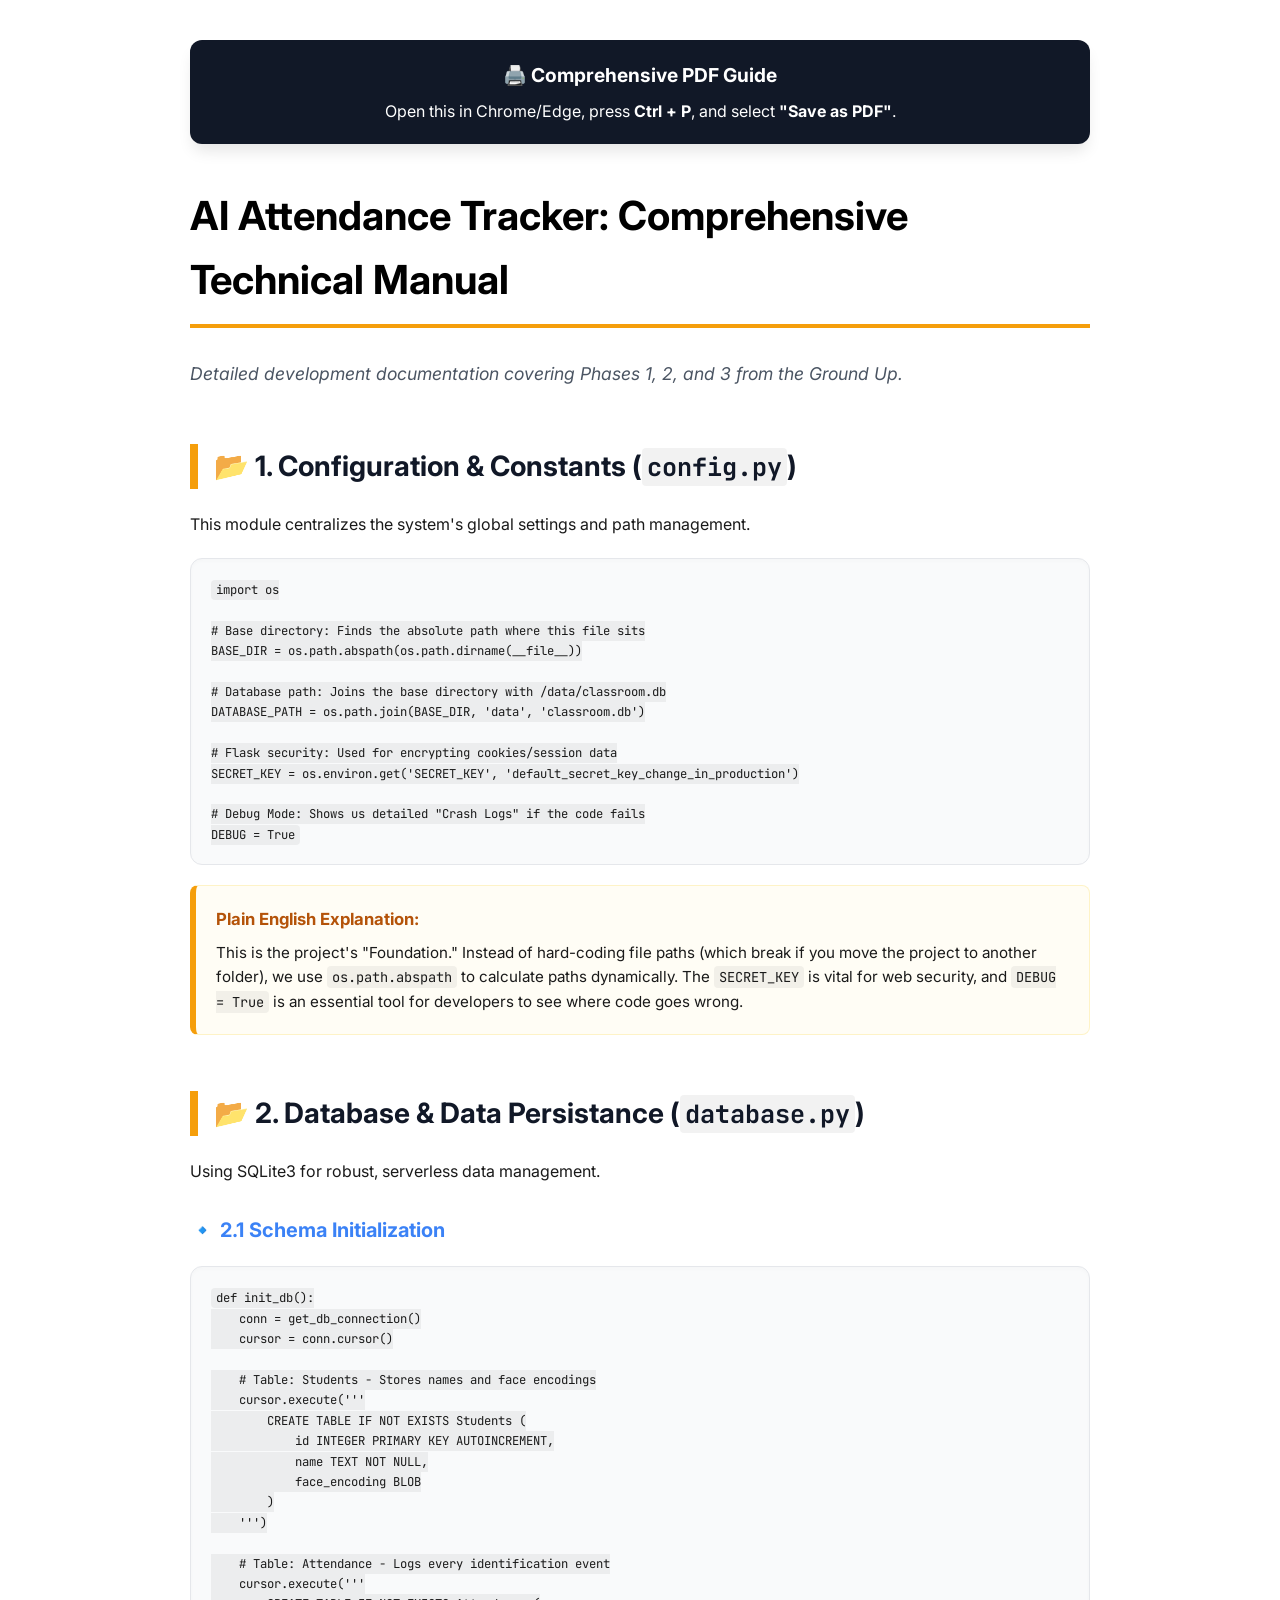
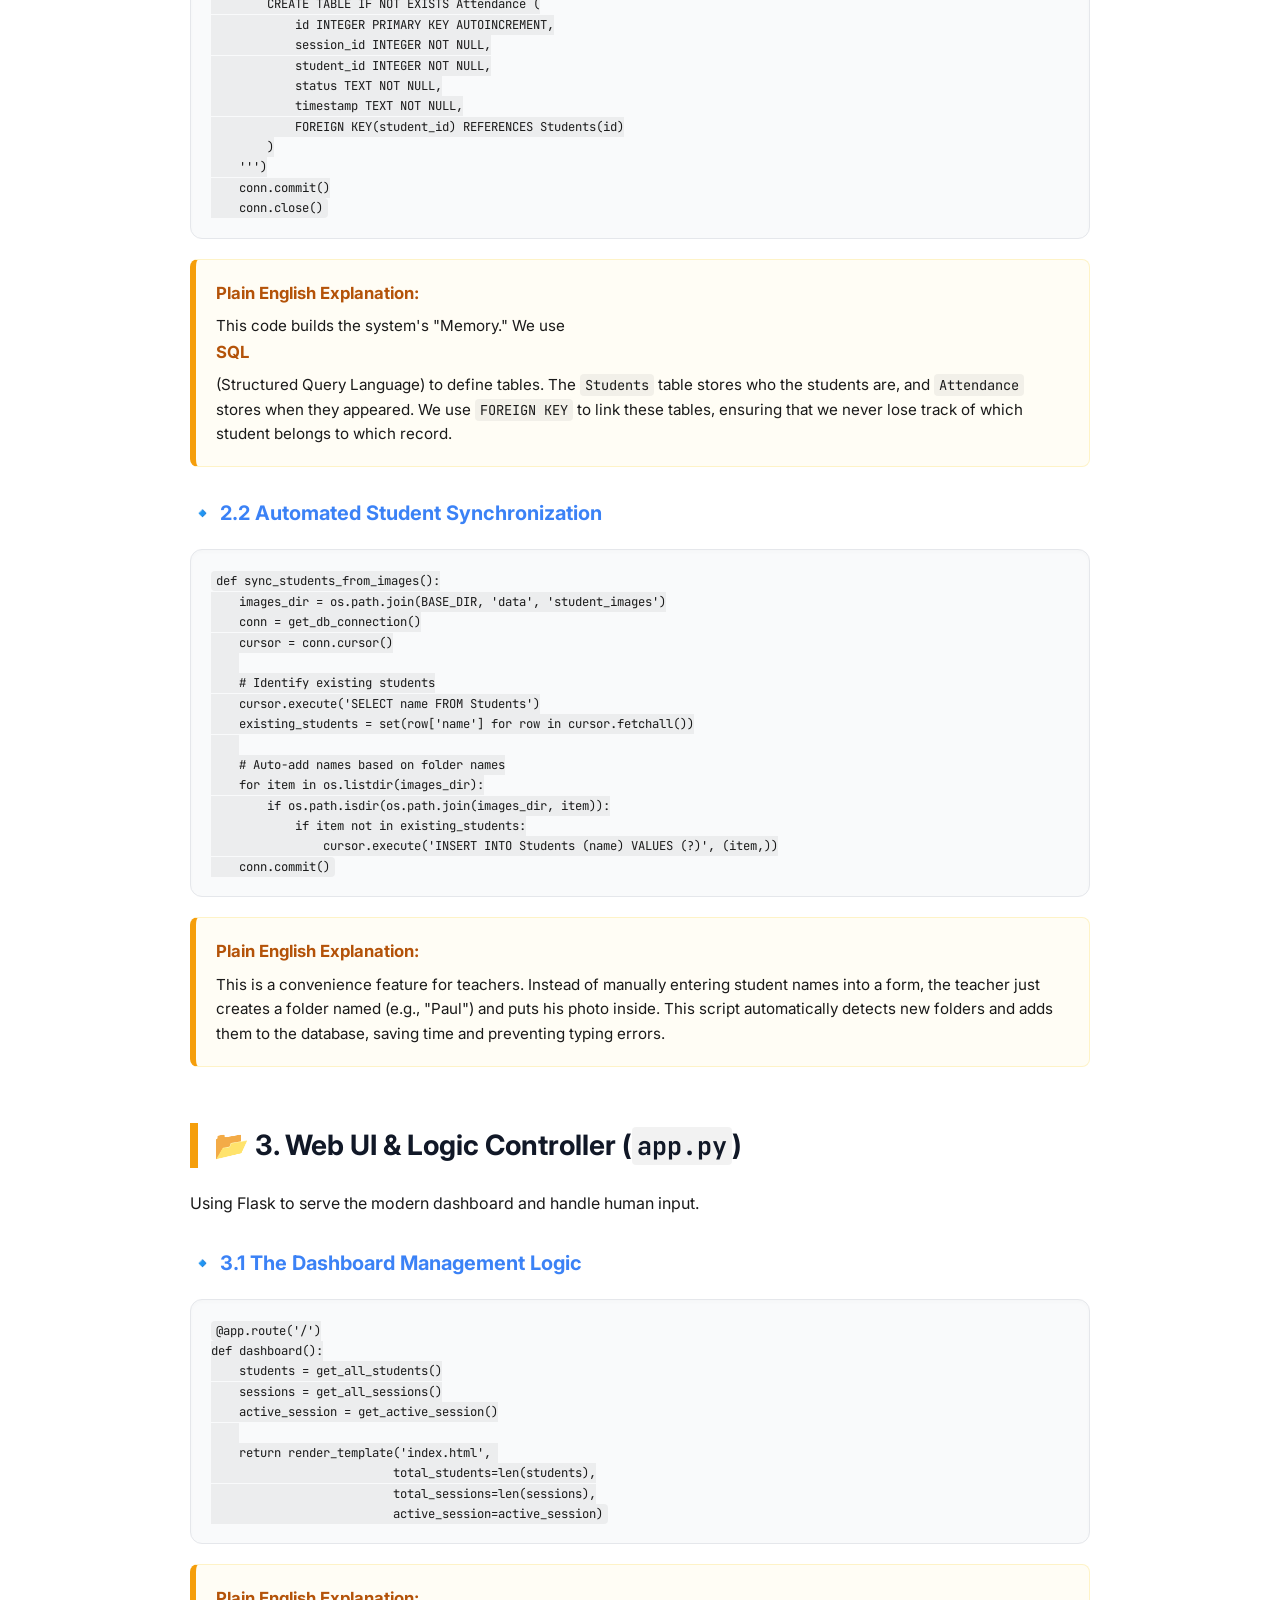
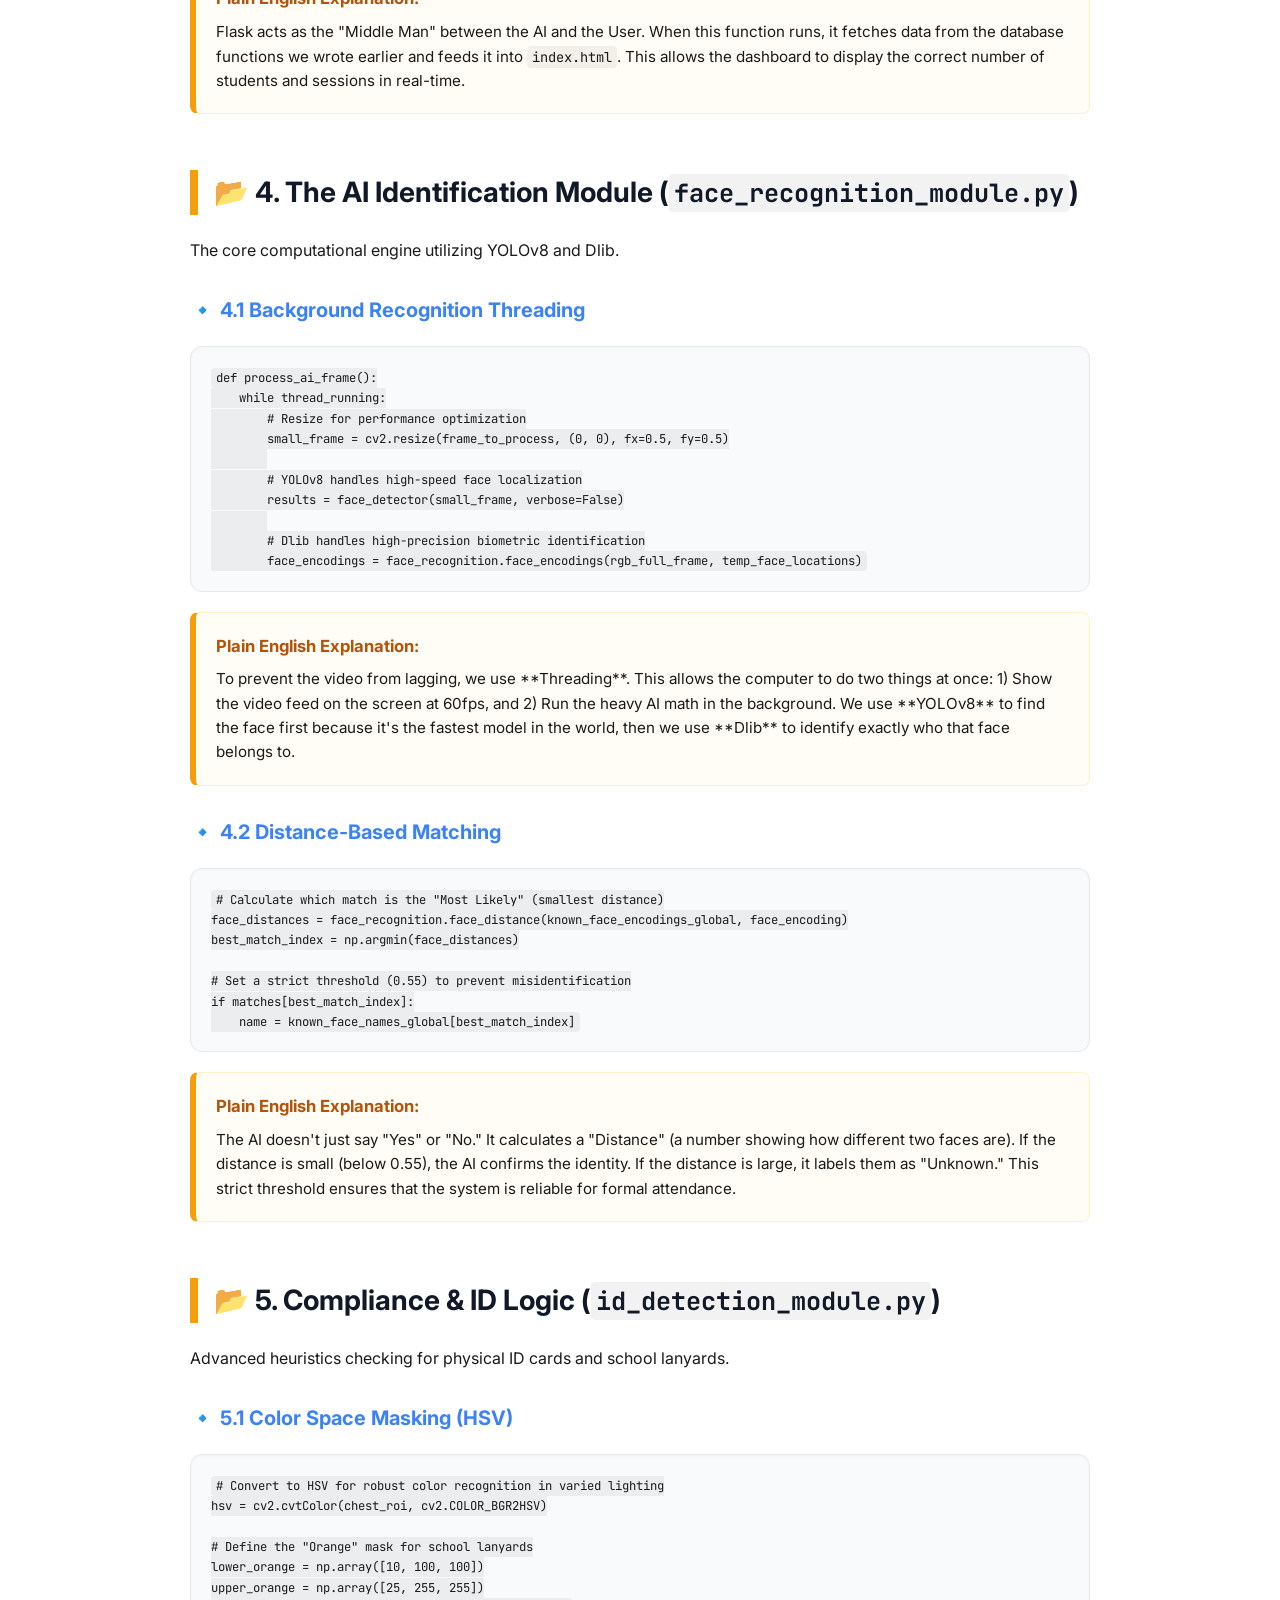
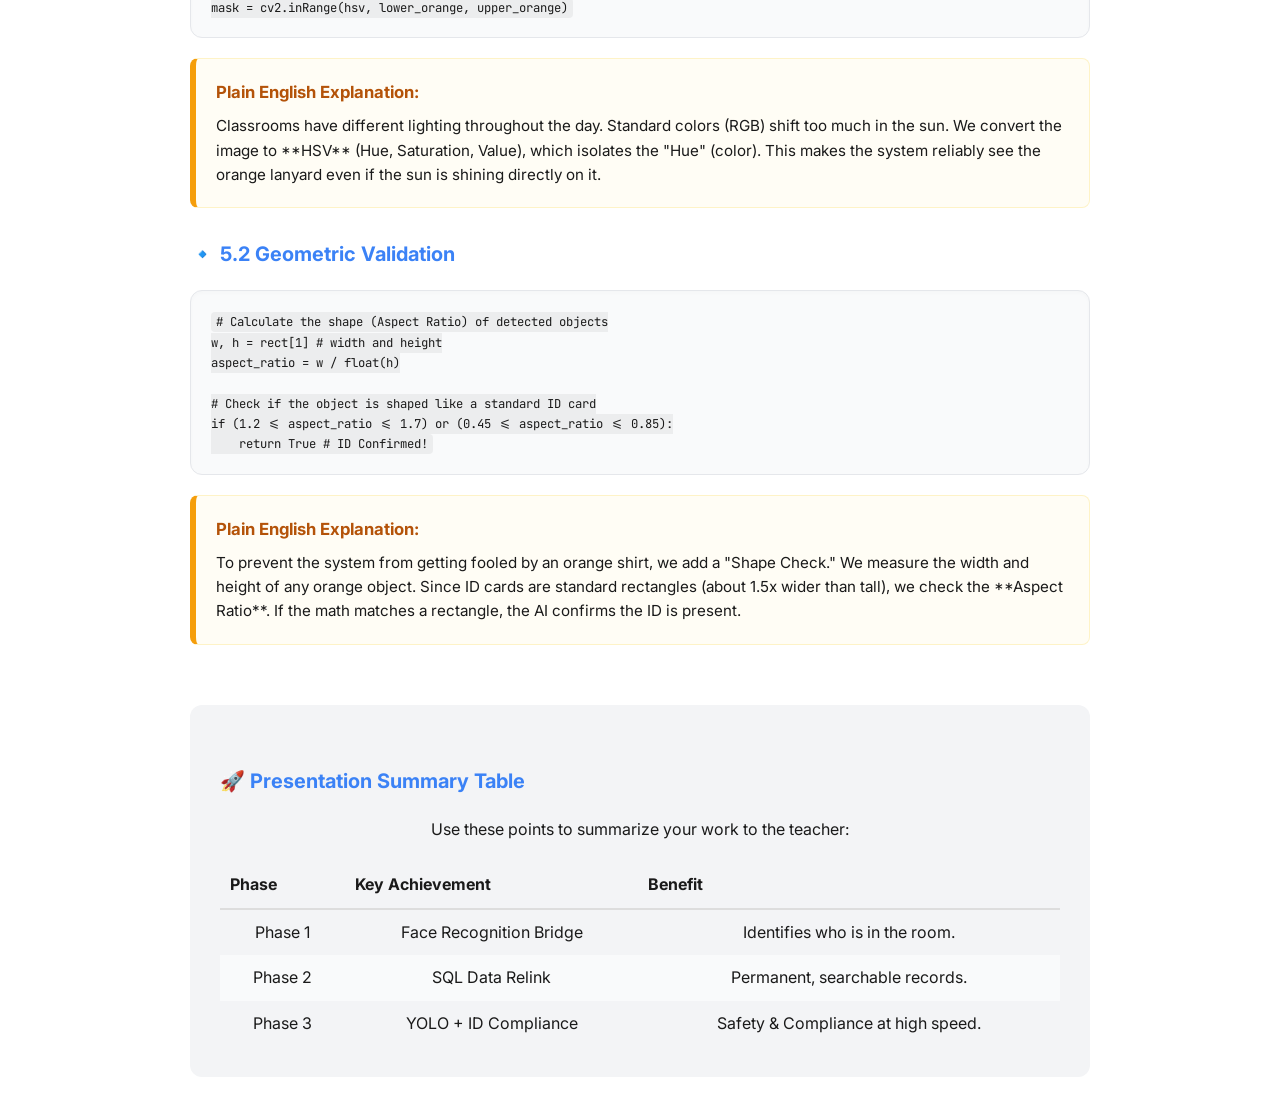
<file: docs/exhaustive_project_manual.html>
<!DOCTYPE html>
<html lang="en">

<head>
    <meta charset="UTF-8">
    <meta name="viewport" content="width=device-width, initial-scale=1.0">
    <title>Exhaustive Technical Manual - AI Attendance Tracker</title>
    <style>
        @import url('https://fonts.googleapis.com/css2?family=Inter:wght@400;600;700&family=JetBrains+Mono&display=swap');

        :root {
            --primary: #f59e0b;
            --secondary: #3b82f6;
            --success: #10b981;
            --text-main: #1a1a1a;
            --text-muted: #4b5563;
            --bg-code: #f9fafb;
            --border: #e5e7eb;
        }

        body {
            font-family: 'Inter', system-ui, sans-serif;
            line-height: 1.6;
            color: var(--text-main);
            max-width: 900px;
            margin: 40px auto;
            padding: 0 40px;
            background-color: #fff;
        }

        h1 {
            font-size: 2.5em;
            border-bottom: 4px solid var(--primary);
            padding-bottom: 12px;
            margin-bottom: 0.8em;
            color: #000;
        }

        h2 {
            font-size: 1.75em;
            margin-top: 2em;
            color: #111827;
            border-left: 8px solid var(--primary);
            padding-left: 16px;
        }

        h3 {
            font-size: 1.25em;
            margin-top: 1.5em;
            color: var(--secondary);
            display: flex;
            align-items: center;
            gap: 8px;
        }

        .section-intro {
            font-size: 1.1em;
            color: var(--text-muted);
            margin-bottom: 20px;
            font-style: italic;
        }

        pre {
            background: var(--bg-code);
            border: 1px solid var(--border);
            border-radius: 12px;
            padding: 20px;
            overflow-x: auto;
            font-family: 'JetBrains Mono', monospace;
            font-size: 0.85em;
            line-height: 1.5;
            margin: 20px 0;
            box-shadow: inset 0 2px 4px rgba(0, 0, 0, 0.02);
        }

        code {
            background: rgba(0, 0, 0, 0.05);
            padding: 2px 5px;
            border-radius: 4px;
            font-family: 'JetBrains Mono', monospace;
            font-size: 0.9em;
        }

        .explanation {
            background: #fffdf5;
            border: 1px solid #fef3c7;
            border-left: 6px solid var(--primary);
            border-radius: 8px;
            padding: 20px;
            margin: 20px 0;
            font-size: 0.95em;
        }

        .explanation strong {
            color: #b45309;
            display: block;
            margin-bottom: 8px;
            font-size: 1.1em;
        }

        .footer-note {
            margin-top: 60px;
            padding: 30px;
            background: #f3f4f6;
            border-radius: 12px;
            text-align: center;
        }

        @media print {
            body {
                margin: 0;
                padding: 20px;
            }

            .no-print {
                display: none;
            }

            .explanation {
                break-inside: avoid;
            }

            pre {
                break-inside: avoid;
            }

            h2,
            h3 {
                break-after: avoid;
            }
        }

        .no-print {
            background: #111827;
            color: #fff;
            padding: 20px;
            border-radius: 12px;
            margin-bottom: 40px;
            text-align: center;
            box-shadow: 0 10px 15px -3px rgba(0, 0, 0, 0.1);
        }
    </style>
</head>

<body>
    <div class="no-print">
        <strong style="font-size: 1.2em; display: block; margin-bottom: 8px;">🖨️ Comprehensive PDF Guide</strong>
        Open this in Chrome/Edge, press <strong>Ctrl + P</strong>, and select <strong>"Save as PDF"</strong>.
    </div>

    <h1>AI Attendance Tracker: Comprehensive Technical Manual</h1>
    <p class="section-intro">Detailed development documentation covering Phases 1, 2, and 3 from the Ground Up.</p>

    <h2>📂 1. Configuration & Constants (<code>config.py</code>)</h2>
    <p>This module centralizes the system's global settings and path management.</p>
    <pre><code>import os

# Base directory: Finds the absolute path where this file sits
BASE_DIR = os.path.abspath(os.path.dirname(__file__))

# Database path: Joins the base directory with /data/classroom.db
DATABASE_PATH = os.path.join(BASE_DIR, 'data', 'classroom.db')

# Flask security: Used for encrypting cookies/session data
SECRET_KEY = os.environ.get('SECRET_KEY', 'default_secret_key_change_in_production')

# Debug Mode: Shows us detailed "Crash Logs" if the code fails
DEBUG = True</code></pre>
    <div class="explanation">
        <strong>Plain English Explanation:</strong>
        This is the project's "Foundation." Instead of hard-coding file paths (which break if you move the project to
        another folder), we use <code>os.path.abspath</code> to calculate paths dynamically. The <code>SECRET_KEY</code>
        is vital for web security, and <code>DEBUG = True</code> is an essential tool for developers to see where code
        goes wrong.
    </div>

    <h2>📂 2. Database & Data Persistance (<code>database.py</code>)</h2>
    <p>Using SQLite3 for robust, serverless data management.</p>

    <h3>🔹 2.1 Schema Initialization</h3>
    <pre><code>def init_db():
    conn = get_db_connection()
    cursor = conn.cursor()

    # Table: Students - Stores names and face encodings
    cursor.execute('''
        CREATE TABLE IF NOT EXISTS Students (
            id INTEGER PRIMARY KEY AUTOINCREMENT,
            name TEXT NOT NULL,
            face_encoding BLOB
        )
    ''')

    # Table: Attendance - Logs every identification event
    cursor.execute('''
        CREATE TABLE IF NOT EXISTS Attendance (
            id INTEGER PRIMARY KEY AUTOINCREMENT,
            session_id INTEGER NOT NULL,
            student_id INTEGER NOT NULL,
            status TEXT NOT NULL,
            timestamp TEXT NOT NULL,
            FOREIGN KEY(student_id) REFERENCES Students(id)
        )
    ''')
    conn.commit()
    conn.close()</code></pre>
    <div class="explanation">
        <strong>Plain English Explanation:</strong>
        This code builds the system's "Memory." We use <strong>SQL</strong> (Structured Query Language) to define
        tables. The <code>Students</code> table stores who the students are, and <code>Attendance</code> stores when
        they appeared. We use <code>FOREIGN KEY</code> to link these tables, ensuring that we never lose track of which
        student belongs to which record.
    </div>

    <h3>🔹 2.2 Automated Student Synchronization</h3>
    <pre><code>def sync_students_from_images():
    images_dir = os.path.join(BASE_DIR, 'data', 'student_images')
    conn = get_db_connection()
    cursor = conn.cursor()
    
    # Identify existing students
    cursor.execute('SELECT name FROM Students')
    existing_students = set(row['name'] for row in cursor.fetchall())
    
    # Auto-add names based on folder names
    for item in os.listdir(images_dir):
        if os.path.isdir(os.path.join(images_dir, item)):
            if item not in existing_students:
                cursor.execute('INSERT INTO Students (name) VALUES (?)', (item,))
    conn.commit()</code></pre>
    <div class="explanation">
        <strong>Plain English Explanation:</strong>
        This is a convenience feature for teachers. Instead of manually entering student names into a form, the teacher
        just creates a folder named (e.g., "Paul") and puts his photo inside. This script automatically detects new
        folders and adds them to the database, saving time and preventing typing errors.
    </div>

    <h2>📂 3. Web UI & Logic Controller (<code>app.py</code>)</h2>
    <p>Using Flask to serve the modern dashboard and handle human input.</p>

    <h3>🔹 3.1 The Dashboard Management Logic</h3>
    <pre><code>@app.route('/')
def dashboard():
    students = get_all_students()
    sessions = get_all_sessions()
    active_session = get_active_session()
    
    return render_template('index.html', 
                          total_students=len(students),
                          total_sessions=len(sessions),
                          active_session=active_session)</code></pre>
    <div class="explanation">
        <strong>Plain English Explanation:</strong>
        Flask acts as the "Middle Man" between the AI and the User. When this function runs, it fetches data from the
        database functions we wrote earlier and feeds it into <code>index.html</code>. This allows the dashboard to
        display the correct number of students and sessions in real-time.
    </div>

    <h2>📂 4. The AI Identification Module (<code>face_recognition_module.py</code>)</h2>
    <p>The core computational engine utilizing YOLOv8 and Dlib.</p>

    <h3>🔹 4.1 Background Recognition Threading</h3>
    <pre><code>def process_ai_frame():
    while thread_running:
        # Resize for performance optimization
        small_frame = cv2.resize(frame_to_process, (0, 0), fx=0.5, fy=0.5)
        
        # YOLOv8 handles high-speed face localization
        results = face_detector(small_frame, verbose=False)
        
        # Dlib handles high-precision biometric identification
        face_encodings = face_recognition.face_encodings(rgb_full_frame, temp_face_locations)</code></pre>
    <div class="explanation">
        <strong>Plain English Explanation:</strong>
        To prevent the video from lagging, we use **Threading**. This allows the computer to do two things at once: 1)
        Show the video feed on the screen at 60fps, and 2) Run the heavy AI math in the background. We use **YOLOv8** to
        find the face first because it's the fastest model in the world, then we use **Dlib** to identify exactly who
        that face belongs to.
    </div>

    <h3>🔹 4.2 Distance-Based Matching</h3>
    <pre><code># Calculate which match is the "Most Likely" (smallest distance)
face_distances = face_recognition.face_distance(known_face_encodings_global, face_encoding)
best_match_index = np.argmin(face_distances)

# Set a strict threshold (0.55) to prevent misidentification
if matches[best_match_index]:
    name = known_face_names_global[best_match_index]</code></pre>
    <div class="explanation">
        <strong>Plain English Explanation:</strong>
        The AI doesn't just say "Yes" or "No." It calculates a "Distance" (a number showing how different two faces
        are). If the distance is small (below 0.55), the AI confirms the identity. If the distance is large, it labels
        them as "Unknown." This strict threshold ensures that the system is reliable for formal attendance.
    </div>

    <h2>📂 5. Compliance & ID Logic (<code>id_detection_module.py</code>)</h2>
    <p>Advanced heuristics checking for physical ID cards and school lanyards.</p>

    <h3>🔹 5.1 Color Space Masking (HSV)</h3>
    <pre><code># Convert to HSV for robust color recognition in varied lighting
hsv = cv2.cvtColor(chest_roi, cv2.COLOR_BGR2HSV)

# Define the "Orange" mask for school lanyards
lower_orange = np.array([10, 100, 100])
upper_orange = np.array([25, 255, 255])
mask = cv2.inRange(hsv, lower_orange, upper_orange)</code></pre>
    <div class="explanation">
        <strong>Plain English Explanation:</strong>
        Classrooms have different lighting throughout the day. Standard colors (RGB) shift too much in the sun. We
        convert the image to **HSV** (Hue, Saturation, Value), which isolates the "Hue" (color). This makes the system
        reliably see the orange lanyard even if the sun is shining directly on it.
    </div>

    <h3>🔹 5.2 Geometric Validation</h3>
    <pre><code># Calculate the shape (Aspect Ratio) of detected objects
w, h = rect[1] # width and height
aspect_ratio = w / float(h)

# Check if the object is shaped like a standard ID card
if (1.2 <= aspect_ratio <= 1.7) or (0.45 <= aspect_ratio <= 0.85):
    return True # ID Confirmed!</code></pre>
    <div class="explanation">
        <strong>Plain English Explanation:</strong>
        To prevent the system from getting fooled by an orange shirt, we add a "Shape Check." We measure the width and
        height of any orange object. Since ID cards are standard rectangles (about 1.5x wider than tall), we check the
        **Aspect Ratio**. If the math matches a rectangle, the AI confirms the ID is present.
    </div>

    <div class="footer-note">
        <h3>🚀 Presentation Summary Table</h3>
        <p>Use these points to summarize your work to the teacher:</p>
        <table style="width: 100%; border-collapse: collapse; margin-top: 20px;">
            <tr style="border-bottom: 2px solid #ddd;">
                <th style="padding: 10px; text-align: left;">Phase</th>
                <th style="padding: 10px; text-align: left;">Key Achievement</th>
                <th style="padding: 10px; text-align: left;">Benefit</th>
            </tr>
            <tr>
                <td style="padding: 10px;">Phase 1</td>
                <td>Face Recognition Bridge</td>
                <td>Identifies who is in the room.</td>
            </tr>
            <tr style="background: #f9fafb;">
                <td style="padding: 10px;">Phase 2</td>
                <td>SQL Data Relink</td>
                <td>Permanent, searchable records.</td>
            </tr>
            <tr>
                <td style="padding: 10px;">Phase 3</td>
                <td>YOLO + ID Compliance</td>
                <td>Safety & Compliance at high speed.</td>
            </tr>
        </table>
    </div>

</body>

</html>
</file>
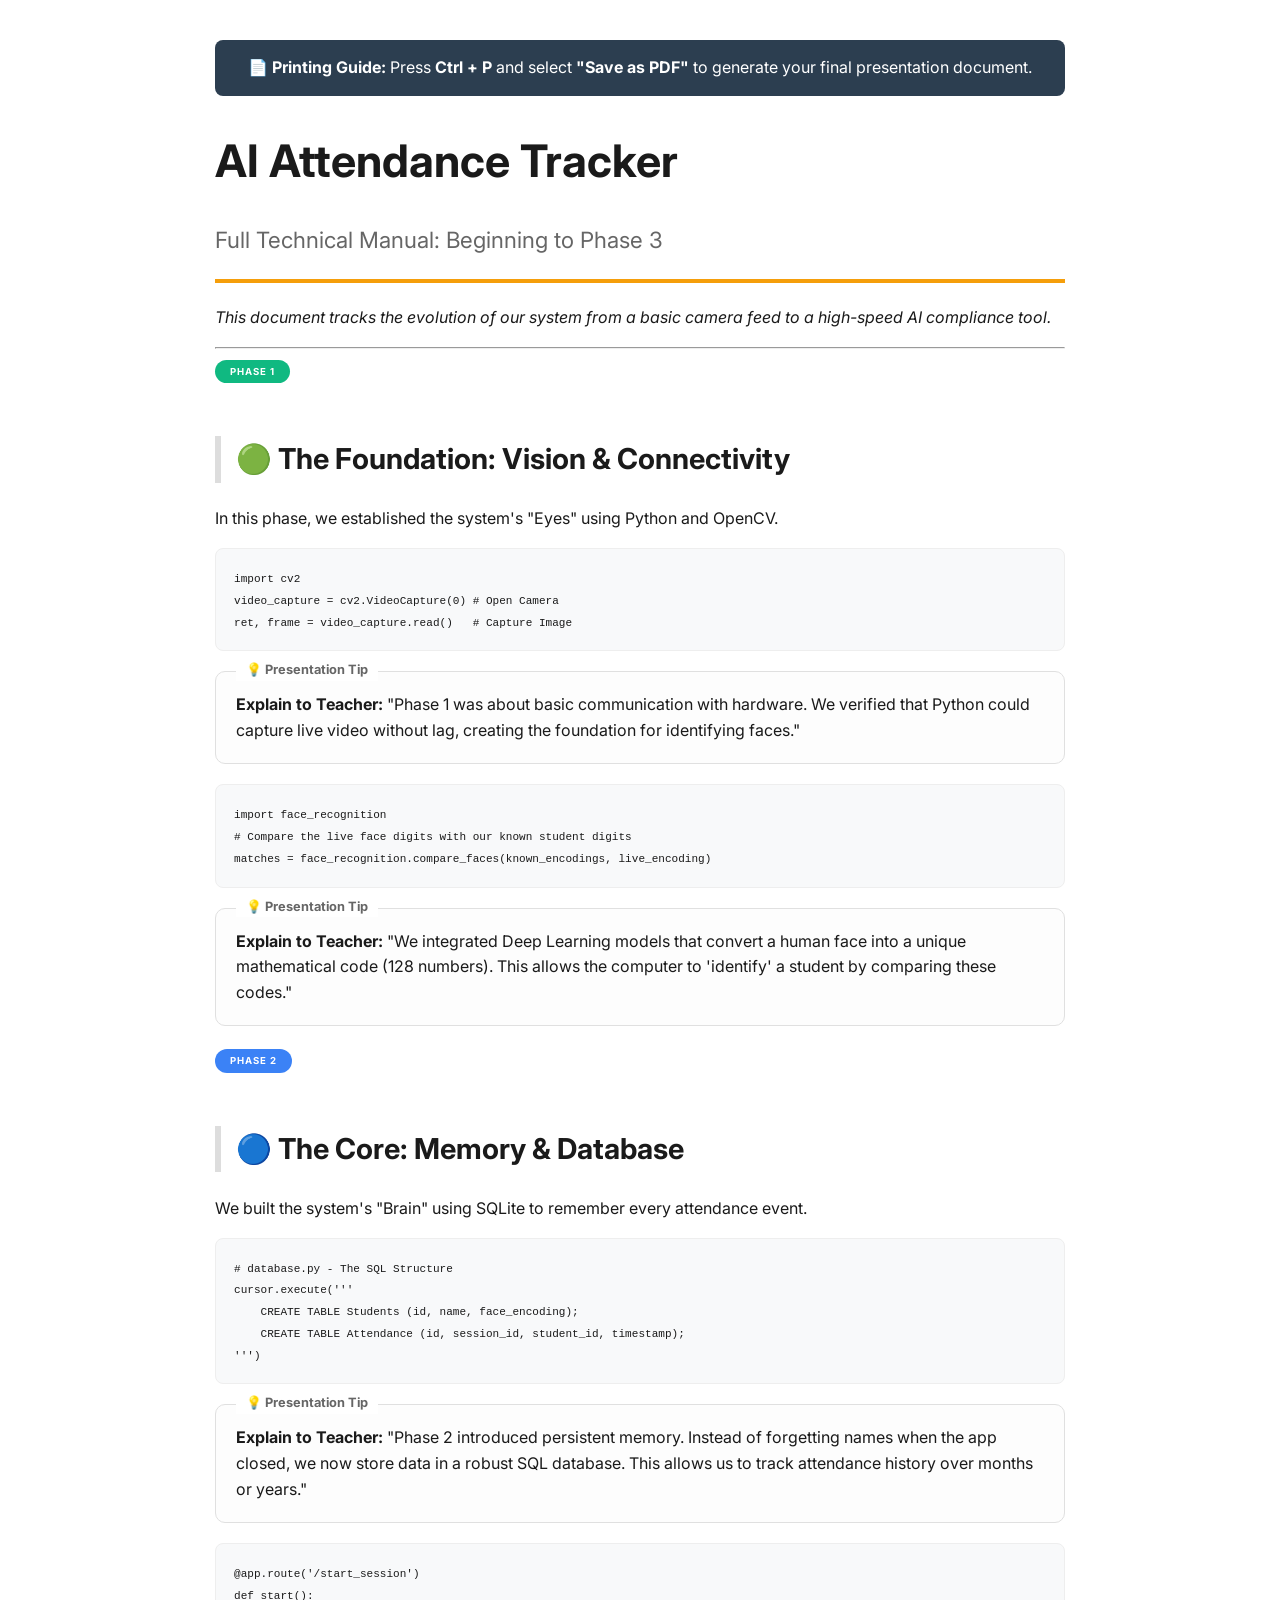
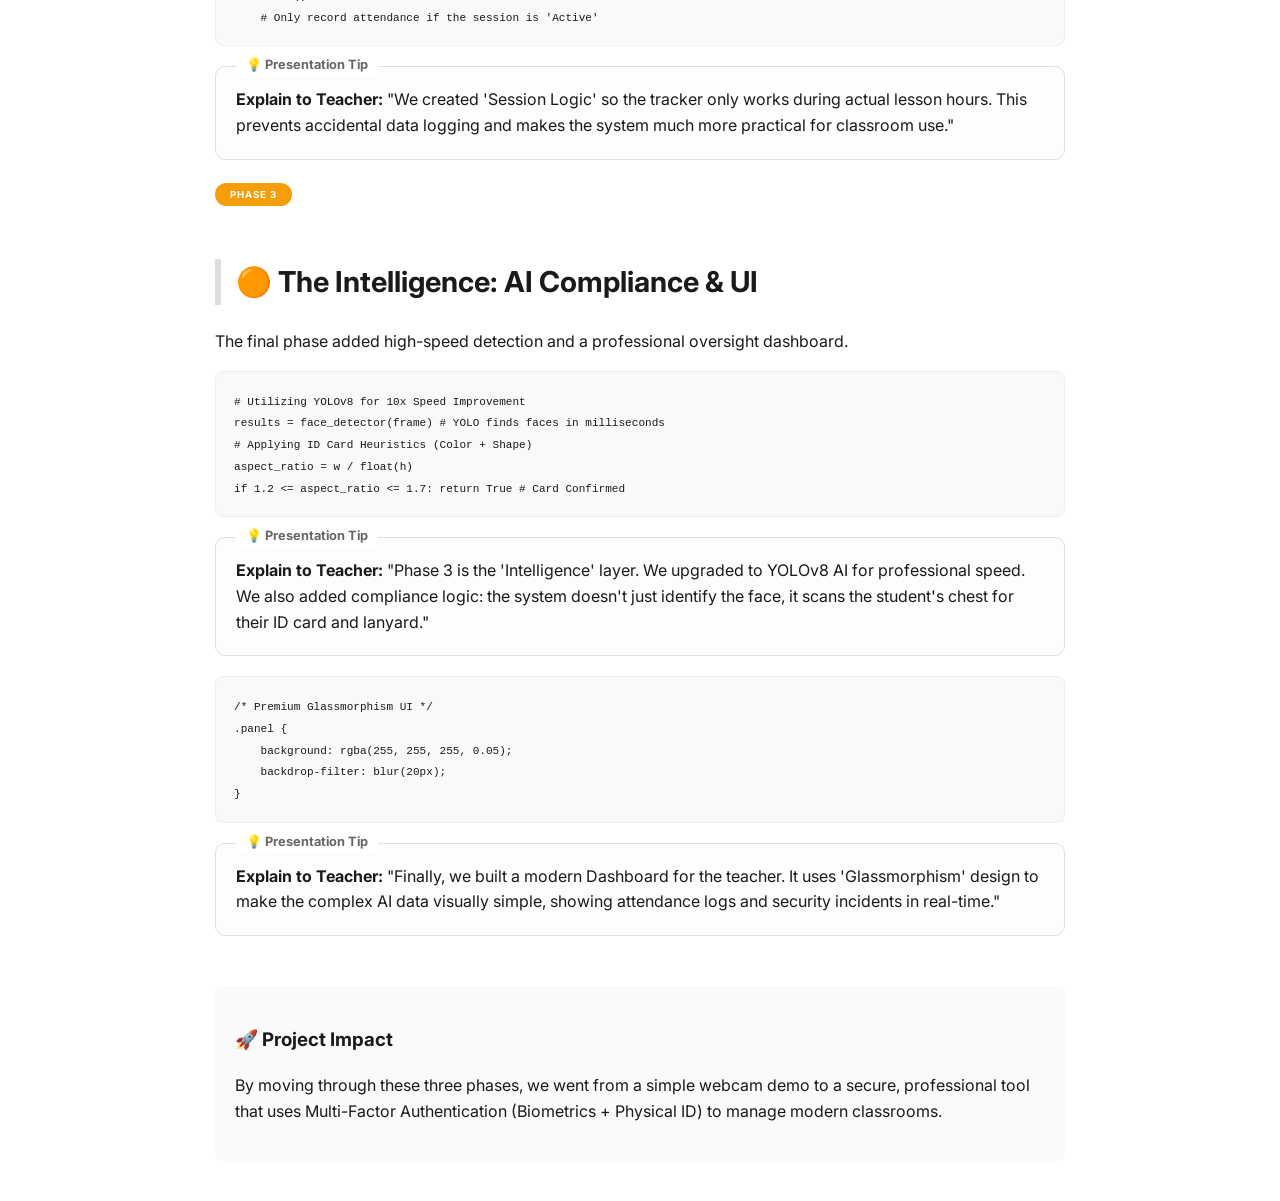
<file: docs/project_manual_for_pdf.html>
<!DOCTYPE html>
<html lang="en">

<head>
    <meta charset="UTF-8">
    <meta name="viewport" content="width=device-width, initial-scale=1.0">
    <title>AI Attendance Tracker - Full Project Manual (Phases 1-3)</title>
    <style>
        @import url('https://fonts.googleapis.com/css2?family=Inter:wght@400;600;700&family=JetBrains+Mono&display=swap');

        :root {
            --phase1: #10b981;
            --phase2: #3b82f6;
            --phase3: #f59e0b;
            --text-main: #1a1a1a;
            --bg-code: #f8f9fa;
        }

        body {
            font-family: 'Inter', system-ui, sans-serif;
            line-height: 1.6;
            color: var(--text-main);
            max-width: 850px;
            margin: 40px auto;
            padding: 0 40px;
        }

        h1 {
            font-size: 2.8em;
            border-bottom: 4px solid var(--phase3);
            padding-bottom: 10px;
            margin-bottom: 0.5em;
        }

        h2 {
            font-size: 1.8em;
            margin-top: 1.5em;
            border-left: 6px solid #ddd;
            padding-left: 15px;
        }

        .phase-badge {
            color: white;
            padding: 4px 15px;
            border-radius: 50px;
            font-weight: 700;
            font-size: 0.6em;
            text-transform: uppercase;
            letter-spacing: 1px;
            display: inline-block;
            margin-bottom: 10px;
        }

        .p1 {
            background: var(--phase1);
        }

        .p2 {
            background: var(--phase2);
        }

        .p3 {
            background: var(--phase3);
        }

        pre {
            background: var(--bg-code);
            border: 1px solid #eee;
            border-radius: 8px;
            padding: 18px;
            overflow-x: auto;
            font-family: 'JetBrains Mono', monospace;
            font-size: 0.85em;
            margin: 15px 0;
        }

        .teacher-box {
            background: #fdfdfd;
            border: 1px solid #e0e0e0;
            border-radius: 10px;
            padding: 20px;
            margin: 20px 0;
            position: relative;
        }

        .teacher-box::before {
            content: "💡 Presentation Tip";
            position: absolute;
            top: -12px;
            left: 20px;
            background: white;
            padding: 0 10px;
            font-size: 0.8em;
            font-weight: 700;
            color: #666;
        }

        @media print {
            body {
                margin: 20px;
                padding: 0;
            }

            .no-print {
                display: none;
            }

            .teacher-box {
                break-inside: avoid;
            }
        }

        .no-print {
            background: #2c3e50;
            color: white;
            padding: 15px;
            border-radius: 8px;
            margin-bottom: 30px;
            text-align: center;
        }
    </style>
</head>

<body>
    <div class="no-print">
        <strong>📄 Printing Guide:</strong> Press <strong>Ctrl + P</strong> and select <strong>"Save as PDF"</strong> to
        generate your final presentation document.
    </div>

    <h1>AI Attendance Tracker <br><span style="font-size: 0.5em; color: #666; font-weight: 400;">Full Technical Manual:
            Beginning to Phase 3</span></h1>
    <p><em>This document tracks the evolution of our system from a basic camera feed to a high-speed AI compliance
            tool.</em></p>

    <hr>

    <div class="phase-badge p1">Phase 1</div>
    <h2>🟢 The Foundation: Vision & Connectivity</h2>
    <p>In this phase, we established the system's "Eyes" using Python and OpenCV.</p>

    <pre><code>import cv2
video_capture = cv2.VideoCapture(0) # Open Camera
ret, frame = video_capture.read()   # Capture Image</code></pre>

    <div class="teacher-box">
        <strong>Explain to Teacher:</strong> "Phase 1 was about basic communication with hardware. We verified that
        Python could capture live video without lag, creating the foundation for identifying faces."
    </div>

    <pre><code>import face_recognition
# Compare the live face digits with our known student digits
matches = face_recognition.compare_faces(known_encodings, live_encoding)</code></pre>

    <div class="teacher-box">
        <strong>Explain to Teacher:</strong> "We integrated Deep Learning models that convert a human face into a unique
        mathematical code (128 numbers). This allows the computer to 'identify' a student by comparing these codes."
    </div>

    <div class="phase-badge p2">Phase 2</div>
    <h2>🔵 The Core: Memory & Database</h2>
    <p>We built the system's "Brain" using SQLite to remember every attendance event.</p>

    <pre><code># database.py - The SQL Structure
cursor.execute('''
    CREATE TABLE Students (id, name, face_encoding);
    CREATE TABLE Attendance (id, session_id, student_id, timestamp);
''')</code></pre>

    <div class="teacher-box">
        <strong>Explain to Teacher:</strong> "Phase 2 introduced persistent memory. Instead of forgetting names when the
        app closed, we now store data in a robust SQL database. This allows us to track attendance history over months
        or years."
    </div>

    <pre><code>@app.route('/start_session')
def start():
    # Only record attendance if the session is 'Active'</code></pre>

    <div class="teacher-box">
        <strong>Explain to Teacher:</strong> "We created 'Session Logic' so the tracker only works during actual lesson
        hours. This prevents accidental data logging and makes the system much more practical for classroom use."
    </div>

    <div class="phase-badge p3">Phase 3</div>
    <h2>🟠 The Intelligence: AI Compliance & UI</h2>
    <p>The final phase added high-speed detection and a professional oversight dashboard.</p>

    <pre><code># Utilizing YOLOv8 for 10x Speed Improvement
results = face_detector(frame) # YOLO finds faces in milliseconds
# Applying ID Card Heuristics (Color + Shape)
aspect_ratio = w / float(h)
if 1.2 <= aspect_ratio <= 1.7: return True # Card Confirmed</code></pre>

    <div class="teacher-box">
        <strong>Explain to Teacher:</strong> "Phase 3 is the 'Intelligence' layer. We upgraded to YOLOv8 AI for
        professional speed. We also added compliance logic: the system doesn't just identify the face, it scans the
        student's chest for their ID card and lanyard."
    </div>

    <pre><code>/* Premium Glassmorphism UI */
.panel {
    background: rgba(255, 255, 255, 0.05);
    backdrop-filter: blur(20px);
}</code></pre>

    <div class="teacher-box">
        <strong>Explain to Teacher:</strong> "Finally, we built a modern Dashboard for the teacher. It uses
        'Glassmorphism' design to make the complex AI data visually simple, showing attendance logs and security
        incidents in real-time."
    </div>

    <div style="margin-top: 50px; background: #fafafa; padding: 20px; border-radius: 8px;">
        <h3>🚀 Project Impact</h3>
        <p>By moving through these three phases, we went from a simple webcam demo to a secure, professional tool that
            uses Multi-Factor Authentication (Biometrics + Physical ID) to manage modern classrooms.</p>
    </div>

</body>

</html>
</file>
